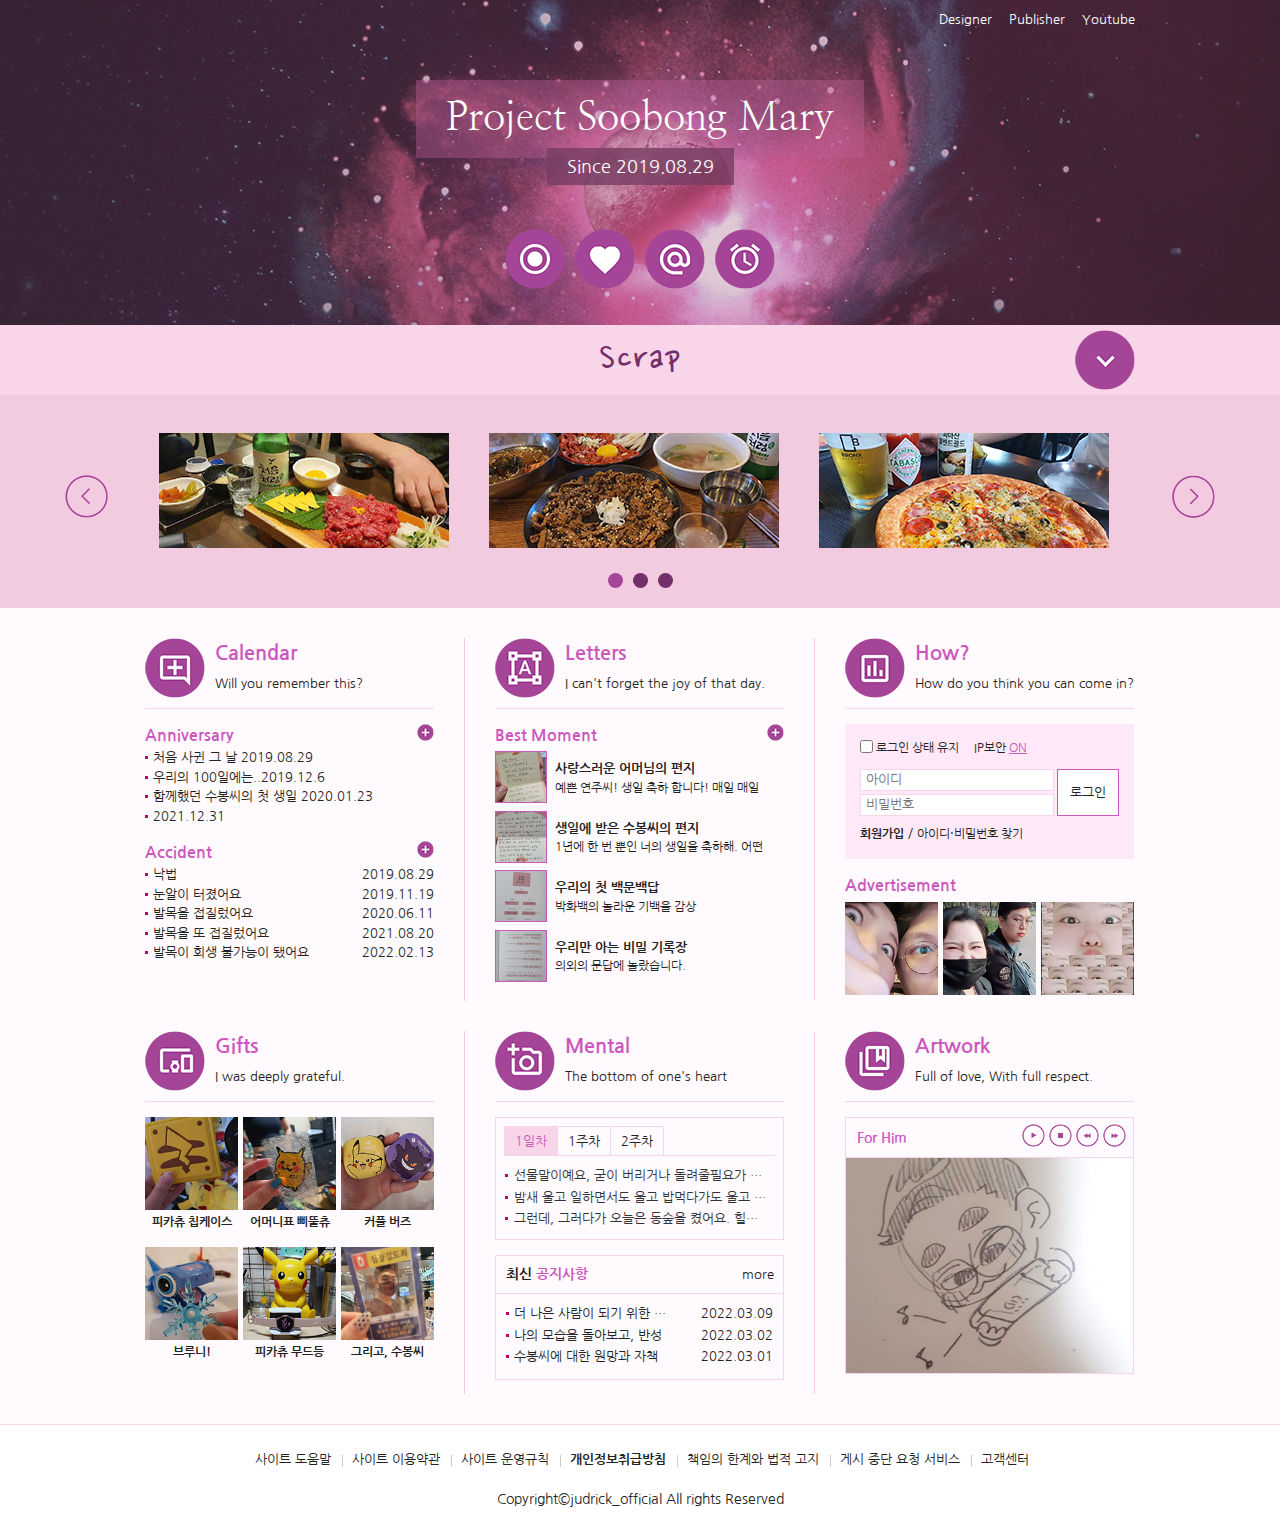
<file: index.html>
<!DOCTYPE html>
<html lang="ko">
  <head>
    <meta charset="utf-8">
    <!-- 기본적으로 누가 사이트를 만들었는지 정보 -->
    <meta name="author" content="Judrick">
    <!-- 사이트 설명, 검색할 때 나오는 부분임. -->
    <meta name="description" content="웹 표준을 준수한 사이트 예제입니다.">
    <!-- 마케팅과 관련이 있는, 로봇이 내 정보를 수집할 때 -->
    <meta name="keywords" content="Judrick, 사이트 만들기">
    <!-- 뭐로 만들었는지 -->
    <meta name="generator" content="atom">

    <title>Webstandard ver</title>
    <!-- CSS style reset이 먼저 적용된 다음 그 위에 style이 덮어 씌울거니까 순서 중요함.-->
    <link rel="stylesheet" href="css/reset.css">
    <link rel="stylesheet" href="css/style.css">
    <link rel="stylesheet" href="css/slick.css">

    <!-- 웹폰트 -->
    <link href="https://fonts.googleapis.com/css2?family=Nanum+Gothic:wght@400;700;800&family=Nanum+Myeongjo:wght@400;700;800&family=Nanum+Pen+Script&display=swap" rel="stylesheet">

  </head>
  <body>
    <!-- 스킵 네비게이션 -->
      <div id="skip">
        <a href="#cont_nav">전체 메뉴 바로가기</a>
        <a href="#cont_ban">배너 영역 바로가기</a>
        <a href="#cont_cont">컨텐츠 영역 바로가기</a>
      </div>
    <!-- //스킵 네비게이션 -->
    <div id="wrap">
      <div id="header">
        <div class="container">
          <div class="header">
            <div class="header-menu">
              <a href="https://www.instagram.com/judrick_official/?hl=ko" target="_blank">Designer</a>
              <a href="https://github.com/Judrick93/Project-Soobong-Mary-2.git" target="_blank">Publisher</a>
              <a href="https://www.youtube.com/channel/UCgzykZDbwF74CO0bW6vZ4jA" target="_blank">Youtube</a>
            </div>
            <!-- //헤더 메뉴 -->
            <div class="header-tit">
              <h1>Project Soobong Mary</h1><br>
              <a href="index.html">Since 2019.08.29</a>
            </div>
            <!-- //헤더 타이틀 -->

            <!-- 이미지를 표현하는 방법
              1. img 태그로 표현(의미가 있을 때) 이미지가 안보인다면 alt로 대체태그를 표시해야 함
              2. background 속성으로 표현(의미가 없을때) 대체 문자없음
              3. 요즘은 이미지를 bg로 표현. 그럼 웹 접근성이 떨어짐 / 웹표준을 준수하기 위해서는
                  가상으로 대체 문자를 만들어줌!(IR 효과. 복잡하긴 한데 한번 해 놓으면 편함)
                  이미지 스프라이트 기법을 이용해서 작업하기 편하고 용량이 줄어듦. -->
            <div class="header-icon">
              <a href="#" class="icon1"><span class="ir_pm" >"icon1"</span></a>
              <a href="#" class="icon2"><span class="ir_pm" >"icon2"</span></a>
              <a href="#" class="icon3"><span class="ir_pm" >"icon3"</span></a>
              <a href="#" class="icon4"><span class="ir_pm" >"icon4"</span></a>
            </div>
            <!-- // 헤더 아이콘 -->
          </div>
        </div>
      </div>
      <!-- //header -->
      <div id="contents">
        <div id="cont_nav">
          <div class="container">
            <h2 class="ir_su">전체 메뉴</h2>
            <div class="nav">
              <div>
                <h3>2019</h3>
                <ol>
                  <li><a href="http://web.humoruniv.com/board/humor/read.html?table=pds&number=919968&comment_number=" target="_blank">20초만에 막힌 코 뚫는법.jpg</a></li>
                  <li><a href="http://web.humoruniv.com/board/humor/read.html?table=pds&number=922412&comment_number=" target="_blank">이별 후 카톡프사로 해놓으면 100% 재결합 쌉가능 짤 모음.jpg</a></li>
                  <li><a href="http://web.humoruniv.com/board/humor/read.html?table=pds&number=909300&comment_number=" target="_blank">고깃집 알바생이 가르쳐주는 된장레시피.jpg</a></li>
                  <li><a href="http://web.humoruniv.com/board/humor/read.html?table=pds&number=910716&comment_number=" target="_blank">유부남이 말하는 결혼의 장점</a></li>
                  <li><a href="http://web.humoruniv.com/board/humor/read.html?table=pds&number=910466&comment_number=" target="_blank">인생이 힘들다고 느껴질땐 마요네즈병을 기억하세요.jpg</a></li>
                  <li><a href="http://web.humoruniv.com/board/humor/read.html?table=pds&number=899412&comment_number=" target="_blank">결혼 생활 당연한 것 하나도 없습니다.jpg</a></li>
                  <li><a href="http://web.humoruniv.com/board/humor/read.html?table=pds&number=902434&comment_number=" target="_blank">왜 월세를 살고 계신가요?</a></li>
                  <li><a href="http://web.humoruniv.com/board/humor/read.html?table=pds&number=906397&comment_number=" target="_blank">결혼기념일.jpg</a></li>
                  <li><a href="http://web.humoruniv.com/board/humor/read.html?table=pds&number=911364&comment_number=" target="_blank">남자들은 공감하는 이별사유 </a></li>
                  <li><a href="http://web.humoruniv.com/board/humor/read.html?table=pds&number=910895&comment_number=" target="_blank">나의 아저씨 명장면.JPG</a></li>
                </ol>
              </div>
              <div>
                <h3>2020</h3>
                <ol>
                  <li><a href="http://web.humoruniv.com/board/humor/read.html?table=pds&number=924182&comment_number=" target="_blank">결혼생활이 원래 이런건가요?</a></li>
                  <li><a href="http://web.humoruniv.com/board/humor/read.html?table=pds&number=951218&comment_number=" target="_blank">4년 된 커플의 대화</a></li>
                  <li><a href="http://web.humoruniv.com/board/humor/read.html?table=pds&number=969644&comment_number=" target="_blank">깨알 생활꿀팁.jpg</a></li>
                  <li><a href="http://web.humoruniv.com/board/humor/read.html?table=pds&number=973059&comment_number=" target="_blank">노잼 리얼결혼생활9(남편역할)manhwa</a></li>
                  <li><a href="http://web.humoruniv.com/board/humor/read.html?table=pds&number=975435&comment_number=" target="_blank">컴퓨터 단축키 기능 시각화.gif</a></li>
                  <li><a href="http://web.humoruniv.com/board/humor/read.html?table=pds&number=979441&comment_number=" target="_blank">결혼 5년차에 이혼위기 극복한 남편.ssul</a></li>
                  <li><a href="http://web.humoruniv.com/board/humor/read.html?table=pds&number=982494&comment_number=" target="_blank">이과 아빠, 문과 엄마.twt</a></li>
                  <li><a href="http://web.humoruniv.com/board/humor/read.html?table=pds&number=993464&comment_number=" target="_blank">가짜사나이 말고 가짜개발자.jpg </a></li>
                  <li><a href="http://web.humoruniv.com/board/humor/read.html?table=pds&number=999909&comment_number=" target="_blank">결혼 전 결혼 후.manhwa</a></li>
                  <li><a href="http://web.humoruniv.com/board/humor/read.html?table=pds&number=1004598&comment_number=" target="_blank">안하던 칭찬을 하는 와이프.pann</a></li>
                  <li><a href="http://web.humoruniv.com/board/humor/read.html?table=pds&number=1027497&comment_number=" target="_blank">결혼 바이럴 .gif</a></li>
                  <li><a href="http://web.humoruniv.com/board/humor/read.html?table=pds&number=1063501&comment_number=" target="_blank">이거 코딩한 새끼 나와.gif</a></li>
                </ol>
              </div>
              <div class="last">
                <h3>2021</h3>
                <ol>
                  <li><a href="http://web.humoruniv.com/board/humor/read.html?table=pds&number=1080561&comment_number=" target="_blank">진짜 자존감이 뭔지 깨닫게 해 주는 한 서울대 학생의 글</a></li>
                  <li><a href="http://web.humoruniv.com/board/humor/read.html?table=pds&number=1100450&comment_number=" target="_blank">결혼할 때 필요한 것</a></li>
                  <li><a href="http://web.humoruniv.com/board/humor/read.html?table=pds&number=1119962&comment_number=" target="_blank">나는 순대를 싫어해도 계속 먹는다.</a></li>
                  <li><a href="http://web.humoruniv.com/board/humor/read.html?table=pds&number=1123256&comment_number=" target="_blank">생일 이벤트</a></li>
                  <li><a href="http://web.humoruniv.com/board/humor/read.html?table=pds&number=1135098&comment_number=" target="_blank">남자는 이성적이고 여자는 감성적이다.</a></li>
                  <li><a href="http://web.humoruniv.com/board/humor/read.html?table=pds&number=1135502&comment_number=" target="_blank">지게차는 사랑을 싣고</a></li>
                </ol>
              </div>
            </div>
          </div>
        </div>
        </div>
        <!-- //cont_nav -->
        <div id="cont_tit">
          <div class="container">
            <div class="tit">
              <h2>Scrap</h2>
              <a href="#" class="btn"><span class="ir_pm">전체메뉴</span></a>

            </div>
          </div>
        </div>
        <!-- //cotn_tit -->
        <div id="cont_ban">
          <div class="container">
            <div class="ban">

              <!-- <a href="#" class="prev"><span class="ir_pm">이전 이미지</span></a>
              <ul>
                <li class="ban_img1"><a href="#"><img src="img/banner_link1.jpg" alt="example1"></a></li>
                <li class="ban_img2"><a href="#"><img src="img/banner_link2.jpg" alt="example2"></a></li>
                <li class="ban_img3"><a href="#"><img src="img/banner_link3.jpg" alt="example3"></a></li>
              </ul>
              <a href="#" class="next"><span class="ir_pm">다음 이미지</span></a> -->
              <div><a href="#"><img src="img/banner_link1.jpg" alt="example1"></a></div>
              <div><a href="#"><img src="img/banner_link2.jpg" alt="example2"></a></div>
              <div><a href="#"><img src="img/banner_link3.jpg" alt="example3"></a></div>
              <div><a href="#"><img src="img/banner_link4.jpg" alt="example4"></a></div>
              <div><a href="#"><img src="img/banner_link5.jpg" alt="example5"></a></div>
              <div><a href="#"><img src="img/banner_link6.jpg" alt="example6"></a></div>
              <div><a href="#"><img src="img/banner_link7.jpg" alt="example7"></a></div>
              <div><a href="#"><img src="img/banner_link8.jpg" alt="example8"></a></div>
              <div><a href="#"><img src="img/banner_link9.jpg" alt="example9"></a></div>
            </div>
          </div>
        </div>
        <!-- //cont_ban -->
        <div id="cont_cont">
          <div class="container">
            <div class="cont">
              <div class="column col1">
                <h3><span class="ico_img ir_pm">아이콘</span><span class="ico_tit">Calendar</span></h3>
                <p class="ico_desc">Will you remember this?</p>
                <!-- 게시판 -->
                  <div class="notice">
                    <h4>Anniversary</h4>
                    <ul>
                      <li><a href="#">처음 사귄 그 날 2019.08.29</a></li>
                      <li><a href="#">우리의 100일에는..2019.12.6</a></li>
                      <li><a href="#">함께했던 수봉씨의 첫 생일 2020.01.23</a></li>
                      <li><a href="#"></a></li>
                      <li><a href="#">2021.12.31</a></li>
                    </ul>
                    <a href="#" class="more ir_pm" title="더보기">more</a>
                  </div>
                <!-- //게시판 -->
                <!-- 게시판2 -->
                  <div class="notice2">
                    <h4>Accident</h4>
                    <ul>
                      <li><a href="#">낙법</a><span>2019.08.29</span></li>
                      <li><a href="#">눈알이 터졌어요</a><span>2019.11.19</span></li>
                      <li><a href="#">발목을 접질렀어요</a><span>2020.06.11</span></li>
                      <li><a href="#">발목을 또 접질렀어요</a><span>2021.08.20</span></li>
                      <li><a href="#">발목이 회생 불가능이 됐어요</a><span>2022.02.13</span></li>
                    </ul>
                    <a href="#" class="more ir_pm" title="더보기">more</a>
                  </div>
                <!-- //게시판2 -->
              </div>
              <!-- //col1 -->
              <div class="column col2">
                <h3><span class="ico_img ir_pm">Letters</span><span class="ico_tit">Letters</span></h3>
                <p class="ico_desc">I can't forget the joy of that day. </p>
                <!-- 게시판3 -->
                  <div class="notice3">
                  <h4>Best Moment</h4>
                  <ul>
                    <li>
                      <a href="#">
                        <img src="img/notice01.jpg" alt="이미지1">
                        <strong>사랑스러운 어머님의 편지</strong>
                        <span>예쁜 연주씨! 생일 축하 합니다! 매일 매일</span>
                      </a>
                    </li>
                    <li>
                      <a href="#">
                        <img src="img/notice02.jpg" alt="이미지2">
                        <strong>생일에 받은 수봉씨의 편지</strong>
                        <span>1년에 한 번 뿐인 너의 생일을 축하해. 어떤</span>
                      </a>
                    </li>
                    <li>
                      <a href="#">
                        <img src="img/notice03.jpg" alt="이미지3">
                        <strong>우리의 첫 백문백답</strong>
                        <span>박화백의 놀라운 기백을 감상</span>
                      </a>
                    </li>
                    <li>
                      <a href="#">
                        <img src="img/notice04.jpg" alt="이미지4">
                        <strong>우리만 아는 비밀 기록장</strong>
                        <span>의외의 문답에 놀랐습니다.</span>
                      </a>
                    </li>
                  </ul>
                  <a href="#" class="more ir_pm" title="더보기">more</a>
                  </div>
                <!-- //게시판3 -->
              </div>
              <!-- //col2 -->
              <div class="column col3">
                <h3><span class="ico_img ir_pm">아이콘</span><span class="ico_tit">How?</span></h3>
                <p class="ico_desc">How do you think you can come in? </p>
                <!-- 로그인. 데이터가 왔다갔다 하는 부분은 폼으로 감싸고 필드셋 레전드 표시해주면 됨 -->
                <div id="login_wrap">
                  <h4 class="ir_su">로그인 정보</h4>
                  <form id="login_form" name="login_form" action="post">
                    <fieldset>
                      <legend class="ir_su">로그인 및 관련 설명</legend>
                      <div class="login_header">
                        <h5 class="ir_su"> 로그인 보안</h5>
                        <div class="lh_check">
                          <input id="infor_check" type="checkbox" class="input_check">
                          <label for="infor_check">로그인 상태 유지</label>
                        </div>
                          <div class="lh_ip">
                            IP보안 <em>ON</em>
                          </div>
                      </div>
                      <div class="login_content">
                        <h5 class="ir_su">로그인 영역</h5>
                        <div class="lc_text">
                          <label for="uid" class="ir_su">아이디</label>
                          <input type="text" id="uid" name="uid" class="input_text" maxlength="20" placeholder="아이디">
                          <label for="upw" class="ir_su">비밀번호</label>
                          <input type="password" id="upw" name="upw" class="input_text" maxlength="20" placeholder="비밀번호">
                        </div>
                        <button class="lc_btn" type="submit">로그인</button>
                      </div>
                      <div class="login_footer">
                        <h5 class="ir_su">로그인 문제 해결</h5>
                        <ul>
                          <li><a href="#"><strong>회원가입</strong></a> / </li>
                          <li><a href="#">아이디</a>&middot;<a href="#">비밀번호 찾기</a></li>
                        </ul>
                      </div>
                    </fieldset>
                  </form>
                </div>
                <!-- //로그인 -->
                <!-- 팝업 -->
                <div class="popup">
                  <h4>Advertisement</h4>
                  <ul>
                    <li class="layer"><a href="#"><img src="img/sban07.jpg" alt="이미지1"></a></li>
                    <li class="window"><a href="#"><img src="img/sban08.jpg" alt="이미지2"></a></li>
                    <li class="last"><a href="#"><img src="img/sban09.jpg" alt="이미지3"></a></li>
                  </ul>
                </div>
                <!-- //팝업 -->
              </div>
              <!-- //col3 -->
              <div class="column col4">
                <h3><span class="ico_img ir_pm">아이콘</span><span class="ico_tit">Gifts</span></h3>
                <p class="ico_desc">I was deeply grateful. </p>
                <!-- 오버효과 -->
                <div class="notice_hover mt15">
                  <h4 class="ir_su">Hous Hover</h4>
                  <ul>
                    <li>
                      <a href="#">
                        <span><img src="img/sban01.jpg" alt="이미지1"><em>바로가기</em></span>
                        <strong>피카츄 칩케이스 </strong>
                      </a>
                    </li>
                    <li>
                      <a href="#">
                        <span><img src="img/sban02.jpg" alt="이미지1"><em>바로가기</em></span>
                        <strong>어머니표 삐뚤츄 </strong>
                      </a>
                    </li>
                    <li class="last">
                      <a href="#">
                        <span><img src="img/sban03.jpg" alt="이미지1"><em>바로가기</em></span>
                        <strong>커플 버즈 </strong>
                      </a>
                    </li>
                  </ul>
                </div>
                <!-- //오버효과 -->
                <!-- 오버효과2 -->
                <div class="notice_hover2 mt15">
                  <h4 class="ir_su">Hous Hover</h4>
                  <ul>
                    <li>
                      <a href="#">
                        <span><img src="img/sban04.jpg" alt="이미지1"><em>바로가기</em></span>
                        <strong>브루니! </strong>
                      </a>
                    </li>
                    <li>
                      <a href="#">
                        <span><img src="img/sban05.jpg" alt="이미지1"><em>바로가기</em></span>
                        <strong>피카츄 무드등 </strong>
                      </a>
                    </li>
                    <li class="last">
                      <a href="#">
                        <span><img src="img/sban06.jpg" alt="이미지1"><em>바로가기</em></span>
                        <strong>그리고, 수봉씨 </strong>
                      </a>
                    </li>
                  </ul>
                </div>
                <!-- //오버효과2 -->
              </div>
              <!-- //col4 -->
              <div class="column col5">
                <h3><span class="ico_img ir_pm">아이콘</span><span class="ico_tit">Mental</span></h3>
                <p class="ico_desc">The bottom of one's heart </p>
                <!-- 탭메뉴 -->
                  <div class="tab_menu">
                    <h4 class="ir_su">탭메뉴</h4>
                    <ul>
                      <li class="active"><a href="#">1일차</a>
                        <ul>
                          <li><a href="#">선물말이예요, 굳이 버리거나 돌려줄필요가 있나? 보면서 미워할필요가 있나 싶더라구요</a></li>
                          <li><a href="#">밤새 울고 일하면서도 울고 밥먹다가도 울고 수봉씨가 나오는 꿈을 꾸어서 울면서 일어나도 다시 수봉씨가 보고싶어서 울면서 잠들고있지만 괜찮아요.</a></li>
                          <li><a href="#">그런데, 그러다가 오늘은 동숲을 켰어요. 힐링을 좀 하고싶었어요.</a></li>
                        </ul>
                      </li>
                      <li><a href="#">1주차</a></a>
                        <ul style="display: none;">
                          <li><a href="#">수봉씨가 본질적으로 어떤사람인지 이해하고 수봉씨가 일시적으로 엇나가더라도 이 자리에서 굳건히 지켜주려고 했어요.</a></li>
                          <li><a href="#">원망 속에서 논리적으로 수봉씨를 이해해 보려고 하고 있어요. 수봉씨의 행동에 당위성을 부여하려 하고있어요.</a></li>
                          <li><a href="#">날 우습게 생각하지 마세요</a></li>
                        </ul>
                      </li>
                      <li><a href="#">2주차</a>
                        <ul>
                          <li><a href="#">즐겁게 공부하고 있어요.</a></li>
                          <li><a href="#">무슨 생각을 하고 있는지 궁금해요.</a></li>
                          <li><a href="#">어떤 표정을 짓고 있는지 궁금해요.</a></li>
                        </ul>
                      </li>
                    </ul>
                  </div>
                <!-- //탭메뉴 -->
                <!-- 게시판4 -->
                  <div class="notice4 mt15">
                    <h4>최신 <em>공지사항</em></h4>
                    <ul>
                      <li><a href="#">더 나은 사람이 되기 위한 결심</a></a><span>2022.03.09</span></li>
                      <li><a href="#">나의 모습을 돌아보고, 반성</a><span>2022.03.02</span></li>
                      <li><a href="#">수봉씨에 대한 원망과 자책</a><span>2022.03.01</span></li>
                    </ul>
                    <a href="#" class="more" title="더보기">more</a>
                  </div>
                <!-- //게시판4 -->
              </div>
              <!-- //col5 -->
              <div class="column col6">
                <h3><span class="ico_img ir_pm">아이콘</span><span class="ico_tit">Artwork</span></h3>
                <p class="ico_desc">Full of love, With full respect.</p>
                <!-- 갤러리 -->
                <div class="gallery">
                  <h4>For Him</h4>
                  <div class="gallery_btn">
                    <!-- <ul>
                      <li class="gb_icon1"><a href="#"><span class="ir_pm">시작</span></a></li>
                      <li class="gb_icon2"><a href="#"><span class="ir_pm">정지</span></a></li>
                      <li class="gb_icon3"><a href="#"><span class="ir_pm">이전 이미지</span></a></li>
                      <li class="gb_icon4"><a href="#"><span class="ir_pm">다음 이미지</span></a></li>
                    </ul> -->
                    <button class="gb_icon1 play"><span class="ir_pm">시작</span></button>
                    <button class="gb_icon2 pause"><span class="ir_pm">정지</span></button>
                    <button class="gb_icon3 prev"><span class="ir_pm">이전 이미지</span></button>
                    <button class="gb_icon4 next"><span class="ir_pm">다음 이미지</span></button>
                  </div>
                  <div class="gallery_img">
                    <!-- <ul>
                      <li><a href="#"><img src="img/gallery01.jpg" alt="갤러리1"></a></li>
                      <li><a href="#"><img src="img/gallery02.jpg" alt="갤러리2"></a></li>
                      <li><a href="#"><img src="img/gallery03.jpg" alt="갤러리3"></a></li>
                      <li><a href="#"><img src="img/gallery04.jpg" alt="갤러리4"></a></li>
                      <li><a href="#"><img src="img/gallery05.jpg" alt="갤러리5"></a></li>
                    </ul> -->
                    <div><a href="#"></a><img src="img/gallery01.jpg" alt="갤러리1"></div>
                    <div><a href="#"></a><img src="img/gallery02.jpg" alt="갤러리2"></div>
                    <div><a href="#"></a><img src="img/gallery03.jpg" alt="갤러리3"></div>
                    <div><a href="#"></a><img src="img/gallery04.jpg" alt="갤러리4"></div>
                    <div><a href="#"></a><img src="img/gallery05.jpg" alt="갤러리5"></div>

                  </div>

                </div>
                <!-- //갤러리 -->
              </div>
              <!-- //col6 -->
            </div>
          </div>
        </div>
        <!-- //cont_cont -->
      </div>
      <!-- //contents -->

      <div id="footer">
          <div class="container">
            <h2 class="ir_su">푸터영역</h2>
            <div class="footer">
              <ul>
                <li><a href="#">사이트 도움말</a></li>
                <li><a href="#">사이트 이용약관</a></li>
                <li><a href="#">사이트 운영규칙</a></li>
                <li><a href="#"><strong>개인정보취급방침</strong></a></li>
                <li><a href="#">책임의 한계와 법적 고지</a></li>
                <li><a href="#">게시 중단 요청 서비스</a></li>
                <li><a href="#">고객센터</a></li>
              </ul>
              <address>
                Copyright&copy;judrick_official All rights Reserved
              </address>
            </div>

          </div>
        </div>
        <!-- //footer -->
      </div>
      <!-- //wrap -->
      <!-- layer popup-->
      <div id="layer">
          <img src="img/webstandard1.jpg" alt="웹표준 사이트">
          <a href="#" class="close">Close</a>
      </div>
      <!-- //layer popup-->
      <!-- script -->
      <script src="https://ajax.googleapis.com/ajax/libs/jquery/1.12.4/jquery.min.js"></script>
      <script src="js/slick.min.js"></script>
      <script src="js/custom.js"></script>

  </body>
</html>
</file>
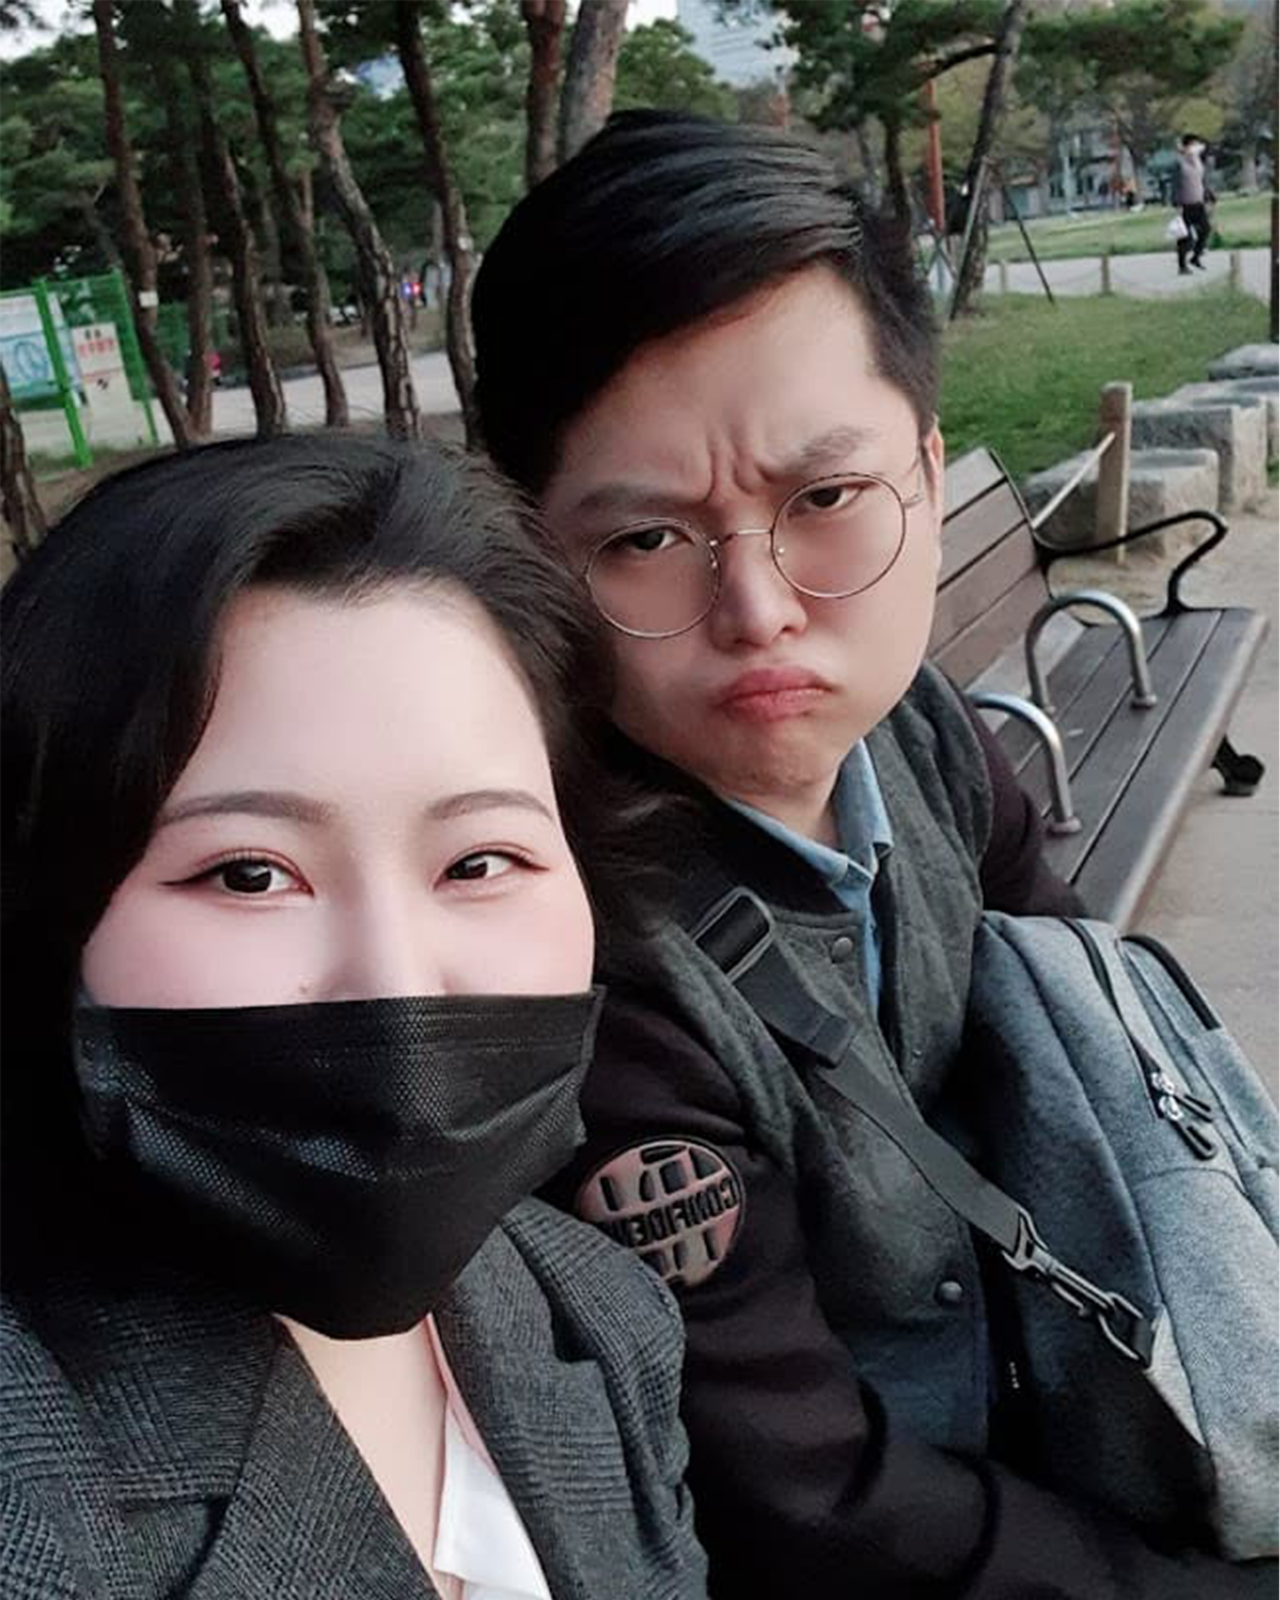
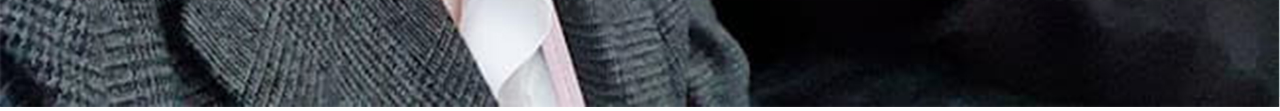
<file: popup.html>
<!DOCTYPE html>
<html lang="ko" dir="ltr">
  <head>
    <meta charset="utf-8">
    <title>Window Popup</title>
    <style>
      * {margin: 0; padding: 0;}
      img {width: 100%;}
    </style>
  </head>
  <body>
    <div>
      <img src="img/webstandard2.jpg" alt="웹표준2">

    </div>
  </body>
</html>
</file>
<file: css/style.css>
@charset "UTF-8";
/* 스킵 내비게이션 */
#skip {position: relative; }
#skip a {position: absolute; left: 0px; top:-35px; border: 1px solid #fff; color: #fff; background: #333; line-height: 30px; width: 200px; text-align: center;}
#skip a:active,
#skip a:focus {top:0; }

/* 레이아웃 */
#wrap { }
#header { height: 325px; background: url(../img/header_bg_crop.jpg) center top repeat-x }
#contents {}
#footer { border-top: 1px solid #f8d5e8; }
/* background: #392338; */
/* 헤더 백그라운드 이미지 */


/* 컨텐츠 레이아웃 */
#cont_nav {background-color: #ffe8f8; display: none;}
#cont_tit {background-color: #f8d5e8; }
#cont_ban {background-color: #f3cbe1; }
#cont_cont {background-color: #fffafd; }

/* 컨테이너 */
.container {width: 990px; margin: 0 auto; height: inherit; /*background: rgba(255,255,255,0.3)*/}

/* 헤더 */
.header {text-align: right;}
.header .header-menu a {color: #fff; padding: 10px 0 10px 13px; display: inline-block;}
.header .header-menu a:hover {color: #f497b4;}
.header .header-tit {text-align: center;}
.header .header-tit h1 {background-color: rgba(187, 96, 150, 0.4); font-size: 40px; padding: 8px 30px 10px 30px; display: inline-block; color: #fff; margin-top: 40px; font-weight: normal; font-family: 'Nanum Myeongjo', serif;}
.header .header-tit a {display: inline-block; background-color: rgba(119, 61, 98, 0.8); font-size: 18px; color: #fff; padding: 6px 20px 4px 20px; margin-top: -10px;}
.header .header-icon {text-align: center; margin-top: 30px; }
.header .header-icon a {width: 60px; height: 60px; display: inline-block; background: url(../img/icon.png); margin: 0 3px;}
.header .header-icon a.icon1 {background-position: 0 0;}
.header .header-icon a.icon2 {background-position: 0 -60px;}
.header .header-icon a.icon3 {background-position: 0 -120px;}
.header .header-icon a.icon4 {background-position: 0 -180px;}
.header .header-icon a.icon1:hover {background-position: -60px 0;}
.header .header-icon a.icon2:hover {background-position: -60px -60px;}
.header .header-icon a.icon3:hover {background-position: -60px -120px;}
.header .header-icon a.icon4:hover {background-position: -60px -180px;}

/* 전체 메뉴 float: left로 인한 영역 깨짐(height:0) 방지법
1. 깨지는 영역에 똑같이 Float:left를 사용한다 (x) --> 아래 오는 모든 박스에 float:left 해줘야함
2. Float의 성질을 차단하는 cleat: both;를 사용한자 (x) --> 어떤 영역이 깨졌는지 찾기 어려움
3. float을 사용한 상위 박스한테 overflow: hidden을 사용. (세모) --> 그나마 현재는 제일 많이 사용
4. clearfix를 사용합니다. (0) --> 지금 가장 좋다 */
.nav {overflow: hidden; padding: 30px; }
/* .nav div 자식의 모든 자식들 다 포함 */
/* 바로 밑의 자식만 할당 */
.nav {}
.nav > div {float: left; width: 40%; }
.nav > div:last-child {width:20%; }  /* ie9부터 사용 가능 */
.nav > div.last {width: 20%; }
.nav > div h3 {font-weight: bold; font-size: 18px; color: #cc58bd; margin-bottom: 4px; }
.nav > div.last h3 {font-weight: bold; font-size: 18px; color: #cc58bd; margin-bottom: 4px; }
.nav > div ol {overflow: hidden; text-overflow: ellipsis; white-space: nowrap;}
.nav > div ol li {float: left; width: 50%; overflow: hidden; text-overflow: ellipsis; white-space: nowrap;}
.nav > div.last ol li {width: 100%;}
.nav > div ol li a:hover {text-decoration: underline; }

/* 타이틀 */
.tit {position: relative;} /* 기준점역할을 함 렐러티브가*/
.tit h2 {font-size: 40px; text-align: center; padding: 5px 0; letter-spacing: 2px; color:#722f69; font-family: 'Nanum Pen Script', cursive;}
.tit .btn {position: absolute; top: 5px; right: 0; width: 60px; height: 60px; background: url(../img/icon.png) no-repeat 0 -600px;} /* 절대값을 쓰면 절대적인 위치로 이동할 수 있는데 영역이 없어진다.. 반응형할 떄 좋지 않음...*/
.tit .btn.on {background-position: 0 -660px;}

/* 배너 */
/* .ban {position: relative; padding: 24px 0 20px 0;}
.ban a.prev {position: absolute; left: -80px; top: 60px; width: 43px; height: 43px; background: url(../img/icon.png) no-repeat -150px 0px;}
.ban a.prev:hover {background-position: -193px 0;}
.ban a.next {position: absolute; right: -80px; top: 60px; width: 43px; height: 43px; background: url(../img/icon.png) no-repeat -150px -43px;}
.ban a.next:hover {background-position: -193px -43px;}
.ban ul {overflow: hidden;}
.ban ul li {float: left; width: 330px; }
.ban ul li.ban_img1 {text-align: left;}
.ban ul li.ban_img2 {text-align: center;}
.ban ul li.ban_img3 {text-align: right;}
.ban ul li img {border: 4px solid #f3cbe1;}
.ban ul li img:hover {border: 4px solid #cc58bd;} */

/* 슬릭 배너 */
.ban {position: relative; padding: 24px 0 40px; }
.ban .slick-prev {position: absolute; left: -80px; top: 80px; width: 43px; height: 43px; background: url(../img/icon.png) no-repeat -150px 0px; text-indent: -9999px;}
.ban .slick-next {position: absolute; right: -80px; top: 80px; width: 43px; height: 43px; background: url(../img/icon.png) no-repeat -150px -43px; text-indent: -9999px; }
.ban .slick-prev:hover {background-position: -193px 0;}
.ban .slick-next:hover {background-position: -193px -43px;}
.ban img {border: 4px solid #f3cbe1;}
.ban img:hover {border: 4px solid #cc58bd;}
.ban .slick-slide {margin: 10px;}
.ban .slick-dots {position: absolute; bottom: 15px;display: block;width: 100%;text-align: center;}
.ban .slick-dots li {display: inline-block; width: 15px; height: 15px;margin: 5px;}
.ban .slick-dots li button {font-size: 0; line-height: 0 ;display: block; width: 15px; height: 15px; cursor: pointer; background: #722f69; border-radius: 50%;}
.ban .slick-dots li.slick-active button {background: #a54598;}


/* 컨텐츠 */
.cont {overflow: hidden; padding-top: 30px;}
.cont .column {position: relative; float: left; width: 289px; height: 363px; margin: 0 30px 30px 0; padding-right: 30px; }
.cont .column.col1 {border-right: 1px solid #f3cbe1; }
.cont .column.col2 {border-right: 1px solid #f3cbe1; }
.cont .column.col3 {margin: 0; padding-right: 0;}
.cont .column.col4 {border-right: 1px solid #f3cbe1; }
.cont .column.col5 {border-right: 1px solid #f3cbe1; }
.cont .column.col6 {margin: 0; padding-right: 0;}

.cont .column .ico_img {display: block; width: 60px; height: 60px; background:url(../img/icon.png) no-repeat; position: absolute; left: 0; top: 0; }
.cont .column .ico_tit {padding-left: 70px; font-size: 20px; color: #cc58bd; padding-top: 6px; font-weight: bold;}
.cont .column .ico_desc {padding-left: 70px; border-bottom: 1px solid #f8d5e8; padding-bottom: 15px; padding-top: 6px; margin-bottom: 15px; }

.cont .col1 .ico_img {background-position: 0 -240px;}
.cont .col2 .ico_img {background-position: 0 -300px;}
.cont .col3 .ico_img {background-position: 0 -360px;}
.cont .col4 .ico_img {background-position: 0 -420px;}
.cont .col5 .ico_img {background-position: 0 -480px;}
.cont .col6 .ico_img {background-position: 0 -540px;}
.cont .col1 .ico_img:hover {background-position: -60px -240px;}
.cont .col2 .ico_img:hover {background-position: -60px -300px;}
.cont .col3 .ico_img:hover {background-position: -60px -360px;}
.cont .col4 .ico_img:hover {background-position: -60px -420px;}
.cont .col5 .ico_img:hover {background-position: -60px -480px;}
.cont .col6 .ico_img:hover {background-position: -60px -540px;}

/* 게시판 */
.notice {position: relative;}
.notice h4 {font-size: 16px; color: #cc58bd; font-weight: bold;}
.notice ul {}
.notice ul li {overflow: hidden; text-overflow: ellipsis; white-space: nowrap; background: url(../img/dot.gif) no-repeat 0 8px; padding-left: 8px;}
.notice ul li a {}
.notice a.more {position: absolute; right: 0; top: 0; display: block; background: url(../img/icon.png) -150px -90px; width: 17px; height: 17px;}

/* 게시판2 */
.notice2 {position: relative; margin-top: 15px; }
.notice2 h4 {font-size: 16px; color: #cc58bd; font-weight: bold;}
.notice2 ul {}
.notice2 ul li {overflow: hidden;}
.notice2 ul li a {float: left; width: 65%; overflow: hidden; text-overflow: ellipsis; white-space: nowrap; background: url(../img/dot.gif) no-repeat 0 8px; padding-left: 8px;}
.notice2 ul li span {float: right; width: 30%; text-align: right;}
.notice2 a.more {position: absolute; right: 0; top: 0; display: block; background: url(../img/icon.png) -150px -90px; width: 17px; height: 17px;}

/* 게시판3 */
.notice3 {position: relative;}
.notice3 h4 {font-size: 16px; color: #cc58bd; padding-bottom: 3px; font-weight: bold;}
.notice3 li {position: relative; padding: 8px 0 14px 60px;}
.notice3 li a img {width: 50px; position: absolute; left: 0; top: 0; border: 1px solid #cc58bd;}
.notice3 li a strong {display: block; overflow: hidden; text-overflow: ellipsis; white-space: nowrap;}
.notice3 li a span {display: block; overflow: hidden; text-overflow: ellipsis; white-space: nowrap; font-size: 12px;}
.notice3 a.more {position: absolute; right: 0; top: 0; display: block; background: url(../img/icon.png) -150px -90px; width: 17px; height: 17px;}

/* 게시판4 */



/* 마우스 오버효과1 */
.notice_hover h4 {font-size: 14px; color: #cc58bd; padding-bottom: 3px; font-weight: bold; }
.notice_hover ul {overflow: hidden; }
.notice_hover li {float: left; width: 93px; margin-right: 5px; text-align: center;}
.notice_hover li:last-child {margin-right: 0;}
.notice_hover li.last {margin-right: 0;}
.notice_hover li a span {position: relative; display: block; width: 93px; height: 93px; line-height: 93px;}
.notice_hover li a span img {width: 100%;}
.notice_hover li a span em {visibility: hidden; position: absolute; left: 0; top: 0; background: rgba(0,0,0,0.7); color: #fff; width: 100%; height: 100%;}
.notice_hover li a span:hover em {visibility: visible;}
.notice_hover li a strong {padding-top: 3px; display: inline-block; font-size: 12px;}

/* 마우스 오버효과2 */
.notice_hover2 h4 {}
.notice_hover2 ul {overflow: hidden;}
.notice_hover2 li {float: left; width: 93px; text-align: center; margin-right: 5px;}
.notice_hover2 li.last {margin-right: 0;}
.notice_hover2 li a span {position: relative; display: block; width: 93px; height: 93px;}
.notice_hover2 li a span img {width: 100%;}
.notice_hover2 li a span em {visibility: hidden; position: absolute; left: 0; bottom: 0; width: 100%; background: rgba(0,0,0,0.7); color: #fff;}
.notice_hover2 li a span:hover em {visibility: visible;}
.notice_hover2 li a strong {padding-top: 3px; display: inline-block; font-size: 12px;}

/* 컨텐츠 요소를 보이지 않게 하는 방법
1. display: none; -- display: block; 영역까지 사라짐
2. visibility: hidden; -- visibility: visible; 영역은 남고 사라짐
3. opacity: 0; -- opacity: 1; 영역은 남고 사라짐
4. width: 0; height: 0; overflow: hidden; 사라질수도 있고 아닐 수도 있음
 */
/* 탭메뉴 */
.tab_menu {position: relative; border: 1px solid #f8d5e8; padding: 8px; height: 105px;}
.tab_menu ul {overflow: hidden; border-bottom: 1px solid #f8d5e8; }
.tab_menu ul li {float: left; border: 1px solid #f8d5e8; margin-right: -1px; margin-bottom: -1px;}
.tab_menu ul li a {padding: 5px 10px 3px 10px; display: block; }
.tab_menu ul li ul {position: absolute; left: 0;top: 48px; width: 270px; border: 0;}
.tab_menu ul li ul li {float: none; border: 0; background: url(../img/dot.gif) no-repeat 9px 8px; padding-left: 18px;}
.tab_menu ul li ul li a {overflow: hidden; text-overflow: ellipsis; white-space: nowrap; width: 100%; padding: 0 0 3px 0;}
.tab_menu ul li.active {background: #f8d5e8; }
.tab_menu ul li.active a {color: #cc58bd; }
.tab_menu ul li.active ul li a {color: #333;}

/* 게시판4 */
.notice4 {position: relative; border: 1px solid #f8d5e8; }
.notice4 h4 {border-bottom: 1px solid #f8d5e8; font-size: 14px; color: ; font-weight: 700; padding: 8px 10px; }
.notice4 h4 em {color: #cc58bd}
.notice4 ul {padding: 10px;}
.notice4 li {overflow: hidden; background: url(../img/dot.gif) no-repeat 0 8px; padding-left: 8px; padding-bottom: 2px;}
.notice4 li a {float: left; width: 60%; overflow: hidden; text-overflow: ellipsis; white-space: nowrap;}
.notice4 li span {float: right; width: 30%; text-align: right;}
.notice4 a.more {position: absolute; right: 9px; top: 9px;}

/* 갤러리 */
.gallery {position: relative; border: 1px solid #f8d5e8; height: 255px; overflow: hidden;}
.gallery h4 {font-size: 14px; color:#cc58bd; border-bottom: 1px solid #f8d5e8; padding: 10px 0 8px 11px; font-weight: bold;}
.gallery .gallery_btn {position: absolute; right: 5px; top: 5px;}
.gallery .gallery_btn ul {overflow: hidden;}
.gallery .gallery_btn li {float: left; margin: 1px 2px;}
.gallery .gallery_btn li a {display: block; width: 23px; height: 23px; background: url(../img/icon.png) no-repeat;}
.gallery .gallery_btn li.gb_icon1 a {background-position: -150px -120px;}
.gallery .gallery_btn li.gb_icon2 a {background-position: -150px -143px;}
.gallery .gallery_btn li.gb_icon3 a {background-position: -150px -166px;}
.gallery .gallery_btn li.gb_icon4 a {background-position: -150px -189px;}
.gallery .gallery_btn li.gb_icon1 a:hover {background-position: -173px -120px;}
.gallery .gallery_btn li.gb_icon2 a:hover {background-position: -173px -143px;}
.gallery .gallery_btn li.gb_icon3 a:hover {background-position: -173px -166px;}
.gallery .gallery_btn li.gb_icon4 a:hover {background-position: -173px -189px;}
.gallery .gallery_img img {width: 100%;}

/* 슬릭 갤러리 */
.gallery {}
.gallery .gallery_btn button {float: left; margin: 1px 2px; display: block; width: 23px; height: 23px; background: url(../img/icon.png) no-repeat;}
.gallery .gallery_btn .gb_icon1 {background-position: -150px -120px;}
.gallery .gallery_btn .gb_icon2 {background-position: -150px -143px;}
.gallery .gallery_btn .gb_icon3 {background-position: -150px -166px;}
.gallery .gallery_btn .gb_icon4 {background-position: -150px -189px;}
.gallery .gallery_btn .gb_icon1:hover {background-position: -173px -120px;}
.gallery .gallery_btn .gb_icon2:hover {background-position: -173px -143px;}
.gallery .gallery_btn .gb_icon3:hover {background-position: -173px -166px;}
.gallery .gallery_btn .gb_icon4:hover {background-position: -173px -189px;}

/* 로그인 */
#login_wrap {margin-bottom: 15px; background-color: #ffe8f8; padding: 15px; }
.login_header {overflow: hidden; font-size: 12px; height: 30px; }
.login_header .lh_check {float: left; padding-right: 15px;}
.login_header .lh_check .input_check {vertical-align: -1px;}
.login_header .lh_ip {float: left;}
.login_header .lh_ip em {color: #cc58bd; text-decoration: underline;}
.login_content {position: relative;}
.login_content .lc_btn {position: absolute; right: 0; top: 0; width: 62px; height: 47px; background: #fff; border: 1px solid #cc58bd;}
.login_content .input_text {width: 182px; height: 16px; padding: 2px 5px; border: 1px solid #f8d5e8; margin-bottom: 3px; background: #fff;}

.login_footer {margin-top: 5px;}
.login_footer li {display: inline;}
.login_footer li a {font-size: 12px;}

/* 팝업 */
.popup {}
.popup h4 {font-size: 16px; color: #cc58bd; padding-bottom: 4px; font-weight: bold;}
.popup ul {}
.popup li {float: left; width: 93px; margin-right: 5px;}
.popup li.last {margin-right: 0;}
.popup li img {width: 100%;}

/* 푸터 */
.footer {padding: 25px 0; text-align: center; }
.footer ul {margin-bottom: 20px;}
.footer li {position: relative; display: inline; padding: 0 7px 0 10px;}
.footer li:before {content: ''; width: 1px; height: 12px; background: #ccc; position: absolute; left: 0; top: 2px;}
.footer li:first-child:before {width: 0; height: 0;}
.footer address {font-size: 14px;}

/* 레이어 팝업 */
#layer {display: none; position: fixed; left: 50px; top: 50px; width: 700px; border: 10px solid #cc58bd; box-shadow: 3px 3px 10px rgba(0,0,0,0.4);}
#layer img {width: 100%; display: block;}
#layer .close {position: absolute; right: 20px; top: 20px; background: #cc58bd; padding: 1px 2px; color: #fff;}
#layer .close:hover {text-decoration: underline;}
</file>
